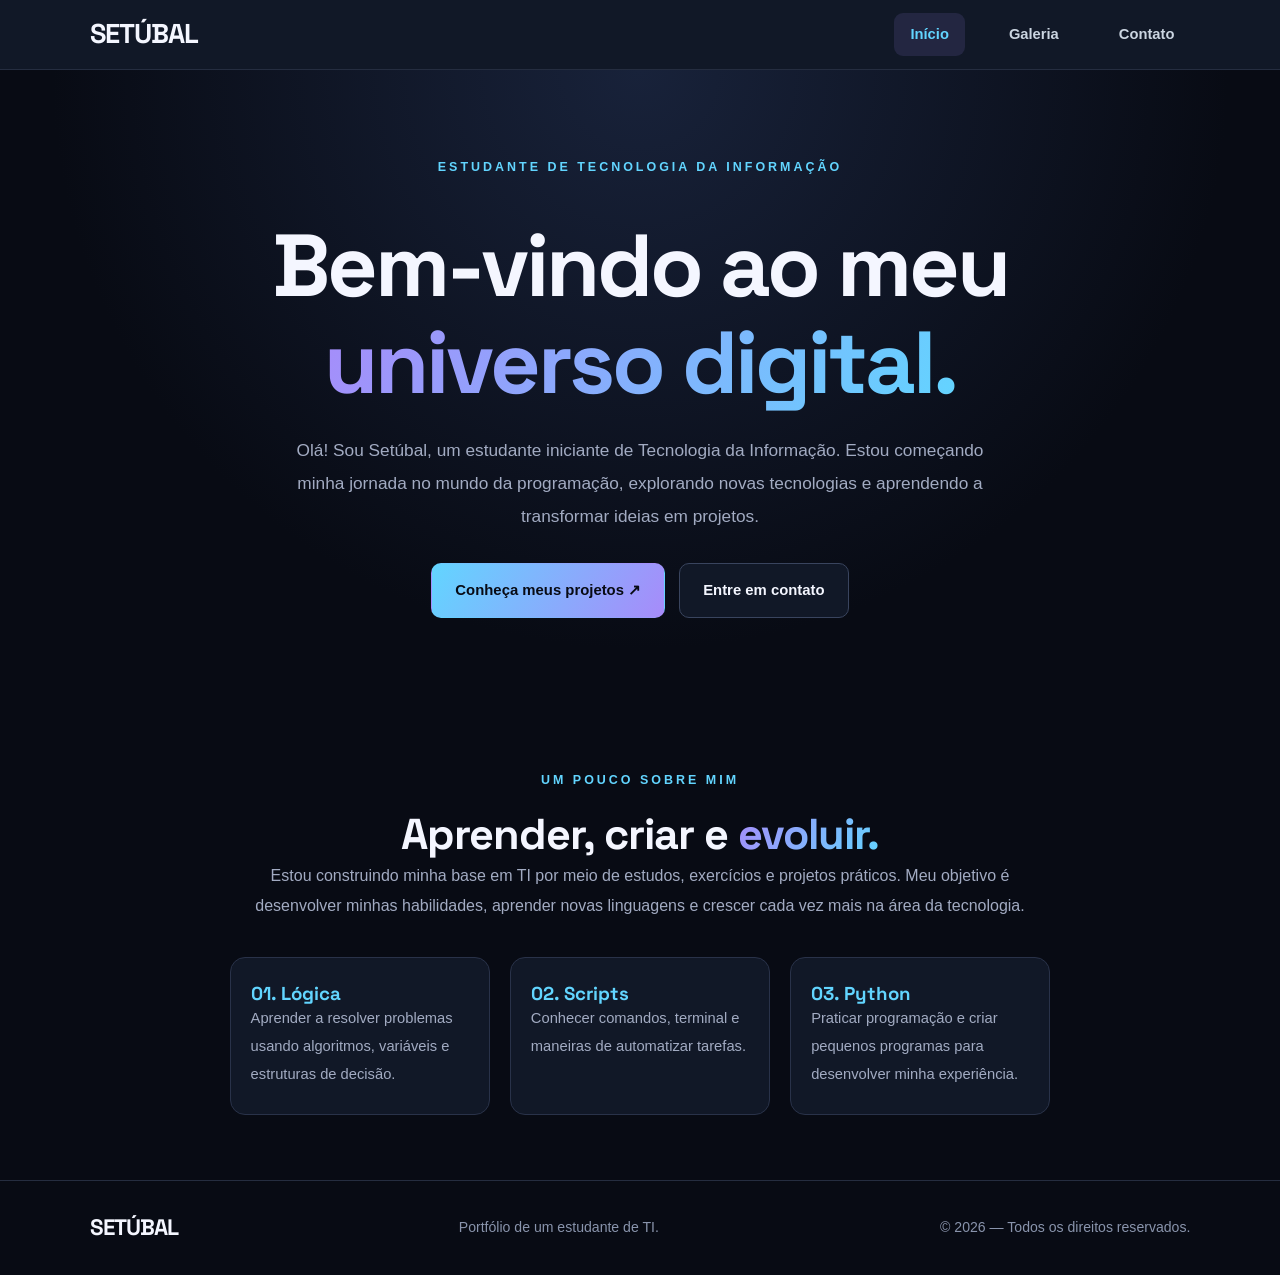
<file: index.html>
<!DOCTYPE html>
<html lang="pt-BR">
<head>
    <meta charset="UTF-8">
    <meta name="viewport" content="width=device-width, initial-scale=1.0">
    <meta name="theme-color" content="#080b14">
    <meta name="description" content="Conheça Setúbal, estudante de Tecnologia da Informação.">
    <title>Setúbal | Início</title>
    <link rel="stylesheet" href="style.css">

    <style>
        body {
            margin: 0;
            background: #080b14;
            color: #f4f6ff;
            font-family: Arial, Helvetica, sans-serif;
        }

        .topo {
            min-height: 70px;
            padding: 0 7%;
            display: flex;
            align-items: center;
            justify-content: space-between;
            gap: 20px;
            background: #111827;
            border-bottom: 1px solid #252d40;
        }

        .logo {
            color: #f4f6ff;
            font-size: 1.7rem;
            font-weight: 800;
            text-decoration: none;
            letter-spacing: -1px;
        }

        .menu {
            display: flex;
            gap: 28px;
            align-items: center;
            list-style: none;
            padding: 0;
            margin: 0;
        }

        .menu a {
            color: #cbd5e1;
            text-decoration: none;
            font-weight: 700;
            transition: color .2s;
        }

        .menu a:hover,
        .menu a.ativo {
            color: #62d5ff;
        }

        .inicio {
            min-height: 70vh;
            display: flex;
            align-items: center;
            justify-content: center;
            padding: 70px 7%;
            text-align: center;
            background: radial-gradient(ellipse at top, #18223a 0%, #080b14 65%);
        }

        .apresentacao {
            max-width: 850px;
        }

        .etiqueta {
            color: #62d5ff;
            font-size: .78rem;
            font-weight: 800;
            letter-spacing: 3px;
        }

        h1 {
            font-size: clamp(2.8rem, 7vw, 5.5rem);
            line-height: 1.1;
            letter-spacing: -3px;
            margin: 22px 0;
        }

        h1 span,
        .destaque {
            background: linear-gradient(120deg, #a78bfa, #62d5ff);
            color: transparent;
            background-clip: text;
            -webkit-background-clip: text;
        }

        .apresentacao p {
            color: #a2abc2;
            font-size: 1.08rem;
            line-height: 1.9;
            max-width: 720px;
            margin: 0 auto 30px;
        }

        .botoes {
            display: flex;
            flex-wrap: wrap;
            justify-content: center;
            gap: 14px;
        }

        .botao {
            display: inline-block;
            padding: 14px 23px;
            border-radius: 10px;
            text-decoration: none;
            font-weight: 800;
            transition: transform .2s, filter .2s;
        }

        .botao:hover {
            transform: translateY(-3px);
            filter: brightness(1.1);
        }

        .botao-principal {
            color: #080b14;
            background: linear-gradient(120deg, #62d5ff, #a78bfa);
        }

        .botao-secundario {
            color: #f4f6ff;
            border: 1px solid #39445e;
            background: #111827;
        }

        .sobre {
            max-width: 1000px;
            margin: auto;
            padding: 65px 7%;
            text-align: center;
        }

        .sobre h2 {
            font-size: clamp(1.8rem, 4vw, 2.7rem);
        }

        .sobre p {
            color: #a2abc2;
            line-height: 1.9;
            max-width: 780px;
            margin: auto;
        }

        .areas {
            display: grid;
            grid-template-columns: repeat(3, minmax(0, 1fr));
            gap: 20px;
            margin-top: 35px;
        }

        .area {
            padding: 25px 20px;
            text-align: left;
            background: #111827;
            border: 1px solid #293249;
            border-radius: 15px;
        }

        .area h3 {
            color: #62d5ff;
        }

        .area p {
            font-size: .92rem;
        }

        .rodape {
            padding: 28px 7%;
            display: flex;
            flex-wrap: wrap;
            justify-content: space-between;
            align-items: center;
            gap: 15px;
            background: #080b14;
            border-top: 1px solid #252d40;
        }

        .rodape p {
            color: #8994ac;
            font-size: .88rem;
        }

        @media (max-width: 650px) {
            .topo {
                padding: 20px 5%;
                flex-direction: column;
            }

            .menu {
                gap: 20px;
                flex-wrap: wrap;
                justify-content: center;
            }

            .areas {
                grid-template-columns: 1fr;
            }

            .inicio {
                padding: 65px 6%;
            }

            h1 {
                letter-spacing: -1.5px;
            }

            .rodape {
                flex-direction: column;
                text-align: center;
            }
        }
    </style>
</head>

<body>
    <header class="topo">
        <a href="index.html" class="logo">SETÚBAL</a>

        <nav aria-label="Menu principal">
            <ul class="menu">
                <li><a href="index.html" class="ativo">Início</a></li>
                <li><a href="galeria.html">Galeria</a></li>
                <li><a href="contato.html">Contato</a></li>
            </ul>
        </nav>
    </header>

    <main>
        <section class="inicio">
            <div class="apresentacao">
                <span class="etiqueta">ESTUDANTE DE TECNOLOGIA DA INFORMAÇÃO</span>

                <h1>
                    Bem-vindo ao meu<br>
                    <span>universo digital.</span>
                </h1>

                <p>
                    Olá! Sou Setúbal, um estudante iniciante de Tecnologia
                    da Informação. Estou começando minha jornada no mundo
                    da programação, explorando novas tecnologias e aprendendo
                    a transformar ideias em projetos.
                </p>

                <div class="botoes">
                    <a href="galeria.html" class="botao botao-principal">
                        Conheça meus projetos ↗
                    </a>

                    <a href="contato.html" class="botao botao-secundario">
                        Entre em contato
                    </a>
                </div>
            </div>
        </section>

        <section class="sobre">
            <span class="etiqueta">UM POUCO SOBRE MIM</span>

            <h2>Aprender, criar e <span class="destaque">evoluir.</span></h2>

            <p>
                Estou construindo minha base em TI por meio de estudos,
                exercícios e projetos práticos. Meu objetivo é desenvolver
                minhas habilidades, aprender novas linguagens e crescer
                cada vez mais na área da tecnologia.
            </p>

            <div class="areas">
                <article class="area">
                    <h3>01. Lógica</h3>
                    <p>
                        Aprender a resolver problemas usando algoritmos,
                        variáveis e estruturas de decisão.
                    </p>
                </article>

                <article class="area">
                    <h3>02. Scripts</h3>
                    <p>
                        Conhecer comandos, terminal e maneiras de
                        automatizar tarefas.
                    </p>
                </article>

                <article class="area">
                    <h3>03. Python</h3>
                    <p>
                        Praticar programação e criar pequenos programas
                        para desenvolver minha experiência.
                    </p>
                </article>
            </div>
        </section>
    </main>

    <footer class="rodape">
        <a href="index.html" class="logo">SETÚBAL</a>
        <p>Portfólio de um estudante de TI.</p>
        <p>© 2026 — Todos os direitos reservados.</p>
    </footer>
</body>
</html>
</file>
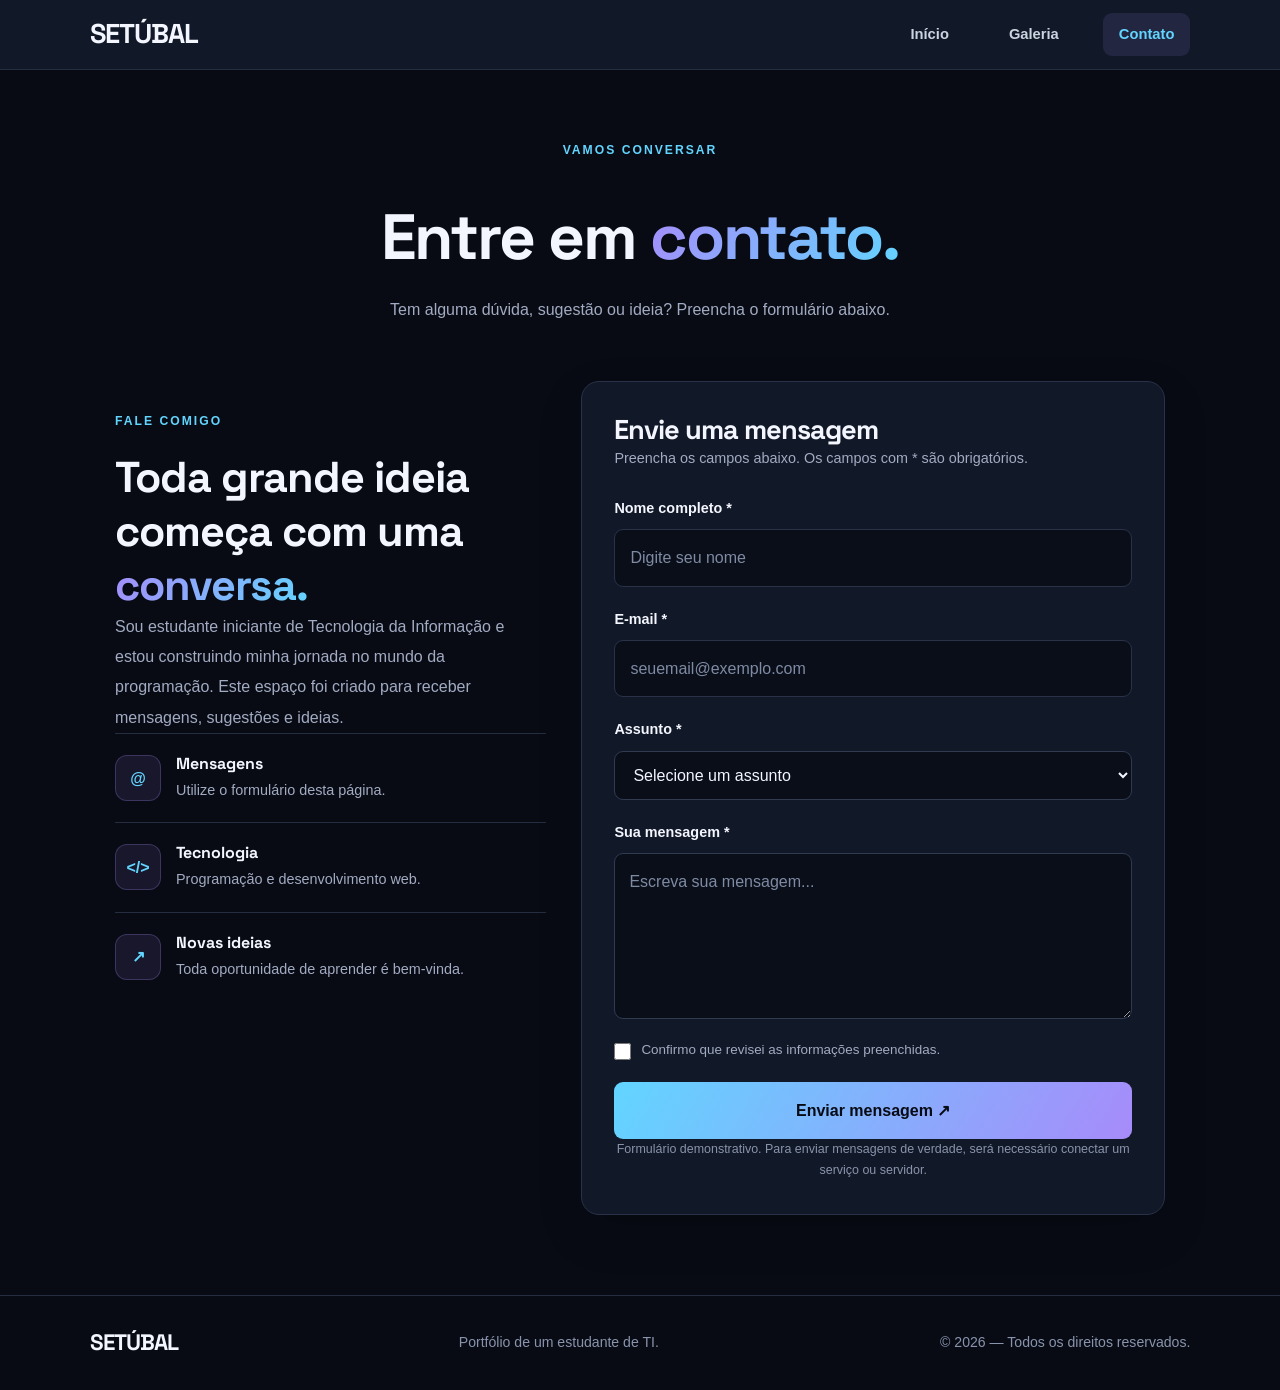
<file: contato.html>
<!DOCTYPE html>
<html lang="pt-BR">
<head>
    <meta charset="UTF-8">
    <meta name="viewport" content="width=device-width, initial-scale=1.0">
    <meta name="theme-color" content="#080b14">
    <meta name="description" content="Entre em contato com Setúbal.">
    <title>Setúbal | Contato</title>
    <link rel="stylesheet" href="style.css">

    <style>
        body {
            margin: 0;
            background: #080b14;
            color: #f4f6ff;
            font-family: Arial, Helvetica, sans-serif;
        }

        .topo {
            min-height: 70px;
            padding: 0 7%;
            display: flex;
            align-items: center;
            justify-content: space-between;
            gap: 20px;
            background: #111827;
            border-bottom: 1px solid #252d40;
        }

        .logo {
            color: #f4f6ff;
            font-size: 1.7rem;
            font-weight: 800;
            text-decoration: none;
            letter-spacing: -1px;
        }

        .menu {
            display: flex;
            gap: 28px;
            align-items: center;
            list-style: none;
            padding: 0;
            margin: 0;
        }

        .menu a {
            color: #cbd5e1;
            text-decoration: none;
            font-weight: 700;
        }

        .menu a:hover,
        .menu a.ativo {
            color: #62d5ff;
        }

        .cabecalho-contato {
            max-width: 800px;
            width: 90%;
            margin: auto;
            padding: 65px 0 35px;
            text-align: center;
        }

        .etiqueta {
            color: #62d5ff;
            font-size: .76rem;
            font-weight: 800;
            letter-spacing: 2px;
        }

        .cabecalho-contato h1 {
            font-size: clamp(2.7rem, 6vw, 4rem);
            letter-spacing: -2px;
            margin: 20px 0;
        }

        .cabecalho-contato h1 span,
        .apresentacao-contato h2 span {
            background: linear-gradient(120deg, #a78bfa, #62d5ff);
            color: transparent;
            background-clip: text;
            -webkit-background-clip: text;
        }

        .cabecalho-contato p,
        .apresentacao-contato > p {
            color: #a2abc2;
            line-height: 1.9;
        }

        .contato-layout {
            width: min(1050px, 88%);
            margin: 0 auto;
            padding: 20px 0 80px;
            display: grid;
            grid-template-columns: .85fr 1.15fr;
            gap: 35px;
            align-items: start;
        }

        .apresentacao-contato {
            padding-top: 25px;
        }

        .apresentacao-contato h2 {
            font-size: clamp(2rem, 4vw, 2.7rem);
            line-height: 1.25;
        }

        .informacao {
            display: flex;
            align-items: center;
            gap: 15px;
            padding: 20px 0;
            border-top: 1px solid #252d40;
        }

        .icone {
            width: 46px;
            height: 46px;
            flex-shrink: 0;
            display: grid;
            place-items: center;
            color: #62d5ff;
            background: rgba(167, 139, 250, .10);
            border: 1px solid rgba(167, 139, 250, .25);
            border-radius: 12px;
            font-weight: 800;
        }

        .informacao h3 {
            margin: 0 0 6px;
            font-size: 1rem;
        }

        .informacao p {
            margin: 0;
            color: #a2abc2;
            font-size: .9rem;
            line-height: 1.6;
        }

        .formulario {
            padding: 32px;
            background: #111827;
            border: 1px solid #293249;
            border-radius: 18px;
            box-shadow: 0 18px 45px rgba(0, 0, 0, .15);
        }

        .formulario h2 {
            font-size: 1.7rem;
            margin-top: 0;
        }

        .descricao-formulario {
            color: #a2abc2;
            font-size: .9rem;
            line-height: 1.7;
            margin-bottom: 25px;
        }

        .campo {
            display: grid;
            gap: 9px;
            margin-bottom: 20px;
        }

        .campo label {
            font-size: .9rem;
            font-weight: 700;
        }

        .campo input,
        .campo select,
        .campo textarea {
            box-sizing: border-box;
            width: 100%;
            padding: 14px;
            color: #f4f6ff;
            background: #090e19;
            border: 1px solid #303b52;
            border-radius: 9px;
            font: inherit;
            outline: none;
            transition: border-color .2s, box-shadow .2s;
        }

        .campo input::placeholder,
        .campo textarea::placeholder {
            color: #7f8ba3;
        }

        .campo input:focus,
        .campo select:focus,
        .campo textarea:focus {
            border-color: #a78bfa;
            box-shadow: 0 0 0 3px rgba(167, 139, 250, .12);
        }

        .campo select {
            cursor: pointer;
        }

        .campo select option {
            background: #111827;
        }

        .campo textarea {
            min-height: 130px;
            resize: vertical;
        }

        .campo-checkbox {
            display: flex;
            align-items: flex-start;
            gap: 10px;
        }

        .campo-checkbox input {
            width: 17px;
            height: 17px;
            margin-top: 4px;
            accent-color: #a78bfa;
        }

        .campo-checkbox label {
            color: #a2abc2;
            font-size: .84rem;
            font-weight: 400;
            line-height: 1.7;
        }

        .botao-enviar {
            width: 100%;
            padding: 15px;
            color: #080b14;
            background: linear-gradient(120deg, #62d5ff, #a78bfa);
            border: none;
            border-radius: 9px;
            font-size: 1rem;
            font-weight: 800;
            cursor: pointer;
            transition: filter .2s, transform .2s;
        }

        .botao-enviar:hover {
            filter: brightness(1.1);
            transform: translateY(-2px);
        }

        .aviso {
            color: #8994ac;
            font-size: .78rem;
            line-height: 1.7;
            text-align: center;
            margin-bottom: 0;
        }

        .rodape {
            padding: 28px 7%;
            display: flex;
            flex-wrap: wrap;
            justify-content: space-between;
            align-items: center;
            gap: 15px;
            background: #080b14;
            border-top: 1px solid #252d40;
        }

        .rodape p {
            color: #8994ac;
            font-size: .88rem;
        }

        @media (max-width: 800px) {
            .contato-layout {
                grid-template-columns: 1fr;
            }
        }

        @media (max-width: 650px) {
            .topo {
                padding: 20px 5%;
                flex-direction: column;
            }

            .menu {
                gap: 20px;
                flex-wrap: wrap;
                justify-content: center;
            }

            .formulario {
                padding: 24px 18px;
            }

            .rodape {
                flex-direction: column;
                text-align: center;
            }
        }

        @media (prefers-reduced-motion: reduce) {
            *, *::before, *::after {
                animation: none !important;
                transition: none !important;
            }
        }
    </style>
</head>

<body>
    <header class="topo">
        <a href="index.html" class="logo">SETÚBAL</a>

        <nav aria-label="Menu principal">
            <ul class="menu">
                <li><a href="index.html">Início</a></li>
                <li><a href="galeria.html">Galeria</a></li>
                <li><a href="contato.html" class="ativo">Contato</a></li>
            </ul>
        </nav>
    </header>

    <main>
        <section class="cabecalho-contato">
            <span class="etiqueta">VAMOS CONVERSAR</span>

            <h1>Entre em <span>contato.</span></h1>

            <p>
                Tem alguma dúvida, sugestão ou ideia?
                Preencha o formulário abaixo.
            </p>
        </section>

        <section class="contato-layout">
            <div class="apresentacao-contato">
                <span class="etiqueta">FALE COMIGO</span>

                <h2>
                    Toda grande ideia começa com uma
                    <span>conversa.</span>
                </h2>

                <p>
                    Sou estudante iniciante de Tecnologia da Informação
                    e estou construindo minha jornada no mundo da
                    programação. Este espaço foi criado para receber
                    mensagens, sugestões e ideias.
                </p>

                <div class="informacao">
                    <div class="icone">@</div>
                    <div>
                        <h3>Mensagens</h3>
                        <p>Utilize o formulário desta página.</p>
                    </div>
                </div>

                <div class="informacao">
                    <div class="icone">&lt;/&gt;</div>
                    <div>
                        <h3>Tecnologia</h3>
                        <p>Programação e desenvolvimento web.</p>
                    </div>
                </div>

                <div class="informacao">
                    <div class="icone">↗</div>
                    <div>
                        <h3>Novas ideias</h3>
                        <p>Toda oportunidade de aprender é bem-vinda.</p>
                    </div>
                </div>
            </div>

            <form class="formulario" action="#" method="get">
                <h2>Envie uma mensagem</h2>

                <p class="descricao-formulario">
                    Preencha os campos abaixo. Os campos com * são obrigatórios.
                </p>

                <div class="campo">
                    <label for="nome">Nome completo *</label>
                    <input
                        type="text"
                        id="nome"
                        name="nome"
                        placeholder="Digite seu nome"
                        autocomplete="name"
                        minlength="2"
                        required>
                </div>

                <div class="campo">
                    <label for="email">E-mail *</label>
                    <input
                        type="email"
                        id="email"
                        name="email"
                        placeholder="seuemail@exemplo.com"
                        autocomplete="email"
                        required>
                </div>

                <div class="campo">
                    <label for="assunto">Assunto *</label>
                    <select id="assunto" name="assunto" required>
                        <option value="" disabled selected>
                            Selecione um assunto
                        </option>
                        <option value="duvida">Dúvida</option>
                        <option value="sugestao">Sugestão</option>
                        <option value="projeto">Projeto</option>
                        <option value="elogio">Elogio</option>
                        <option value="outro">Outro</option>
                    </select>
                </div>

                <div class="campo">
                    <label for="mensagem">Sua mensagem *</label>
                    <textarea
                        id="mensagem"
                        name="mensagem"
                        rows="5"
                        minlength="10"
                        placeholder="Escreva sua mensagem..."
                        required></textarea>
                </div>

                <div class="campo-checkbox campo">
                    <input
                        type="checkbox"
                        id="confirmacao"
                        name="confirmacao"
                        required>

                    <label for="confirmacao">
                        Confirmo que revisei as informações preenchidas.
                    </label>
                </div>

                <button type="submit" class="botao-enviar">
                    Enviar mensagem ↗
                </button>

                <p class="aviso">
                    Formulário demonstrativo. Para enviar mensagens de verdade,
                    será necessário conectar um serviço ou servidor.
                </p>
            </form>
        </section>
    </main>

    <footer class="rodape">
        <a href="index.html" class="logo">SETÚBAL</a>
        <p>Portfólio de um estudante de TI.</p>
        <p>© 2026 — Todos os direitos reservados.</p>
    </footer>
</body>
</html>
</file>
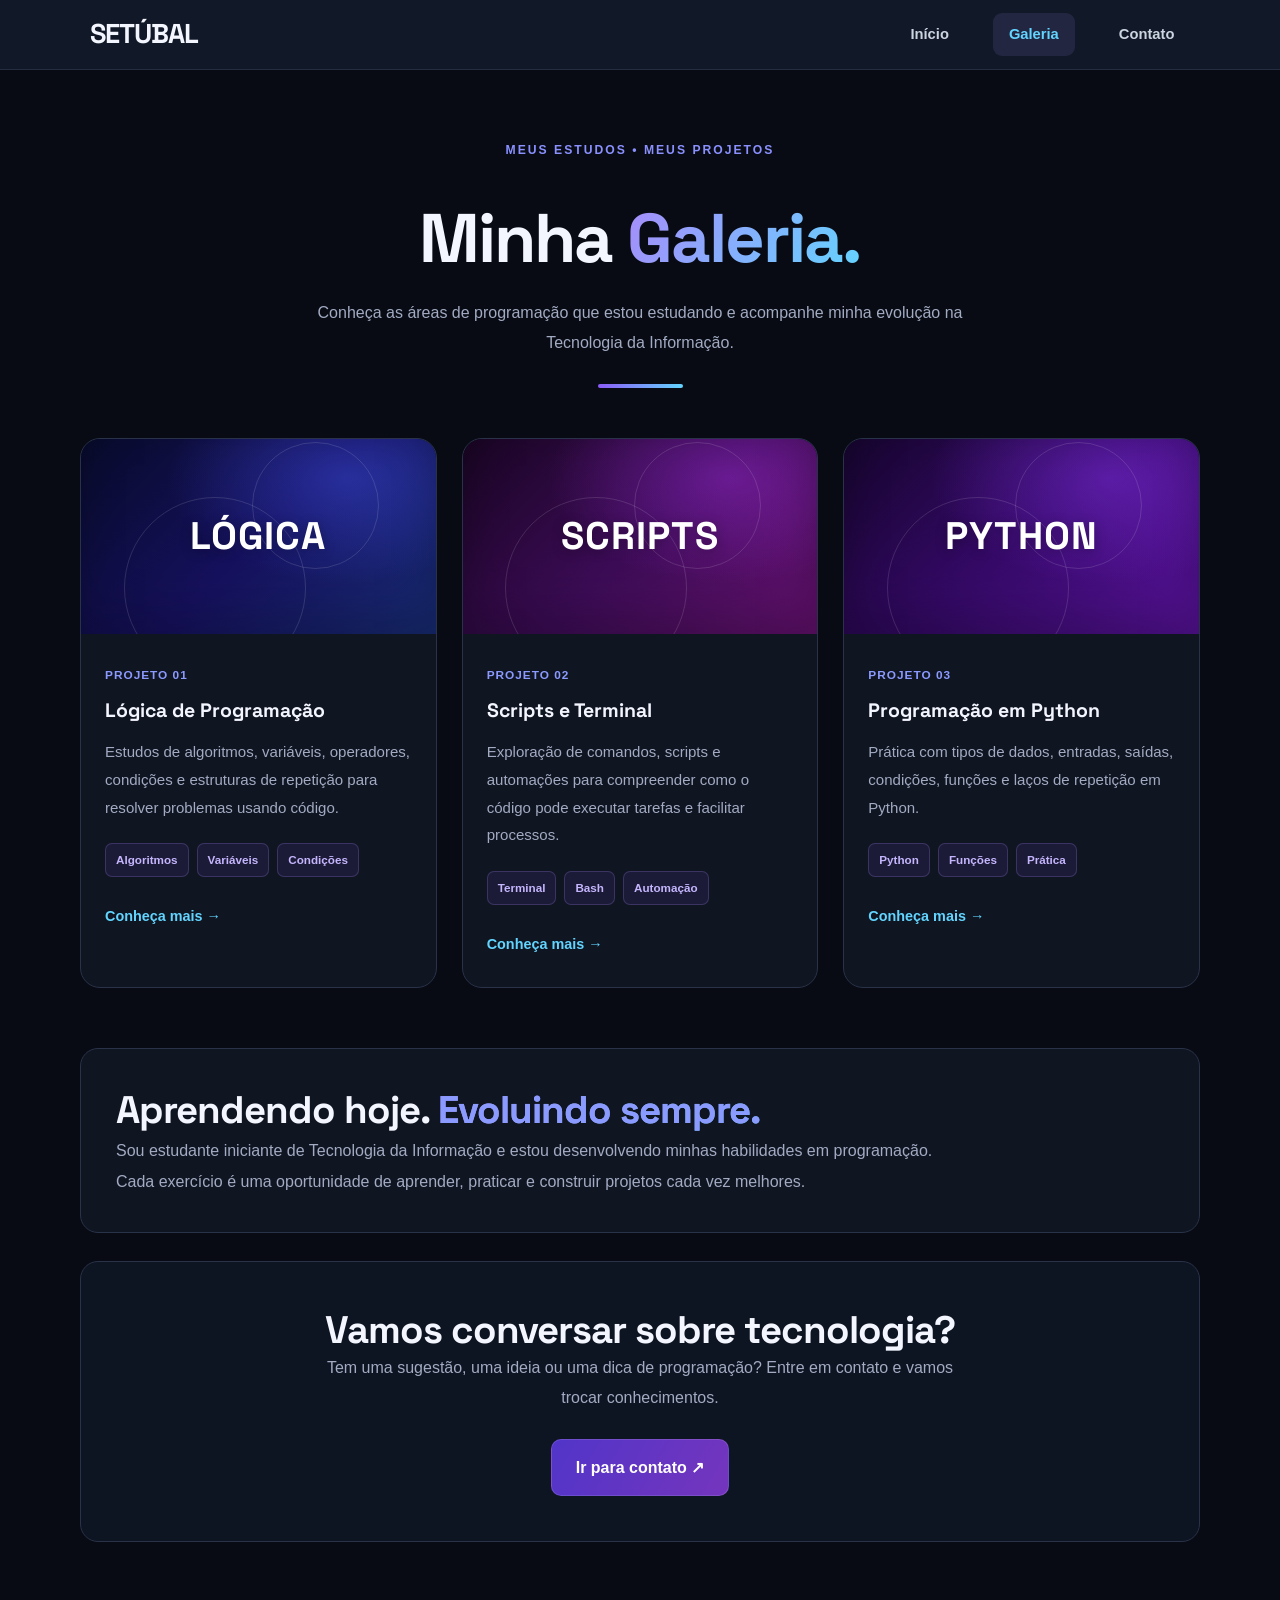
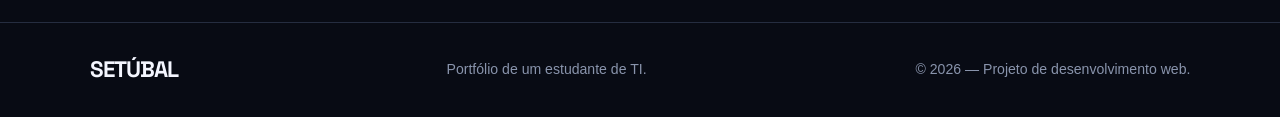
<file: galeria.html>
<!DOCTYPE html>
<html lang="pt-BR">

<head>
    <meta charset="UTF-8">
    <meta name="viewport" content="width=device-width, initial-scale=1.0">
    <meta name="theme-color" content="#080b14">
    <meta name="description" content="Galeria de projetos e estudos de Setúbal em programação.">

    <title>Setúbal | Galeria</title>

    <link rel="stylesheet" href="style.css">

    <style>
        /* ========================================
           CONFIGURAÇÕES GERAIS
        ======================================== */

        * {
            box-sizing: border-box;
        }

        body {
            margin: 0;
            background: #080b14;
            color: #f4f6ff;
            font-family: Arial, Helvetica, sans-serif;
        }

        a {
            -webkit-tap-highlight-color: transparent;
        }

        /* ========================================
           CABEÇALHO E MENU
        ======================================== */

        .topo {
            min-height: 70px;
            padding: 0 7%;
            display: flex;
            align-items: center;
            justify-content: space-between;
            gap: 20px;
            background: #111827;
            border-bottom: 1px solid #252d40;
        }

        .logo {
            color: #f4f6ff;
            font-size: 1.7rem;
            font-weight: 800;
            text-decoration: none;
            letter-spacing: -1px;
        }

        /* Sem o ponto azul depois do nome */

        .menu {
            display: flex;
            align-items: center;
            gap: 28px;
            padding: 0;
            margin: 0;
            list-style: none;
        }

        .menu a {
            color: #cbd5e1;
            text-decoration: none;
            font-weight: 700;
            transition: color 0.25s ease;
        }

        .menu a:hover,
        .menu a.ativo {
            color: #62d5ff;
        }

        /* ========================================
           CONTEÚDO PRINCIPAL
        ======================================== */

        .galeria-pagina {
            width: min(1120px, 90%);
            margin: 0 auto;
            padding: 65px 0 80px;
        }

        .galeria-cabecalho {
            max-width: 800px;
            margin: 0 auto 50px;
            text-align: center;
            animation: entrada 0.7s ease both;
        }

        .etiqueta {
            display: inline-block;
            color: #8a91ff;
            font-size: 0.76rem;
            font-weight: 800;
            letter-spacing: 2px;
        }

        .galeria-cabecalho h1 {
            margin: 20px 0;
            font-size: clamp(2.8rem, 6vw, 4.3rem);
            letter-spacing: -2px;
            line-height: 1.15;
        }

        .galeria-cabecalho h1 span {
            background: linear-gradient(
                120deg,
                #a78bfa,
                #62d5ff
            );

            color: transparent;
            background-clip: text;
            -webkit-background-clip: text;
        }

        .galeria-cabecalho p {
            max-width: 700px;
            margin: 0 auto;
            color: #a2abc2;
            font-size: 1rem;
            line-height: 1.9;
        }

        .linha-decorativa {
            width: 85px;
            height: 4px;
            margin: 25px auto 0;
            border-radius: 20px;
            background: linear-gradient(
                90deg,
                #8b5cf6,
                #62d5ff
            );
        }

        /* ========================================
           GRADE DE PROJETOS
        ======================================== */

        .grade-projetos {
            display: grid;
            grid-template-columns: repeat(3, minmax(0, 1fr));
            gap: 25px;
            align-items: stretch;
        }

        .projeto {
            min-width: 0;
            overflow: hidden;
            background: #101522;
            border: 1px solid #293249;
            border-radius: 20px;

            transition:
                transform 0.3s ease,
                border-color 0.3s ease,
                box-shadow 0.3s ease;
        }

        .projeto:hover {
            transform: translateY(-7px);
            border-color: #4b5275;
            box-shadow: 0 18px 40px rgba(0, 0, 0, 0.30);
        }

        /* ========================================
           ÁREA COLORIDA DOS CARTÕES
        ======================================== */

        .projeto-topo {
            position: relative;
            isolation: isolate;
            height: 195px;
            display: flex;
            justify-content: center;
            align-items: center;
            overflow: hidden;

            transition:
                filter 0.35s ease,
                background 0.35s ease;
        }

        /* LÓGICA — AZUL SOMBREADO */

        .projeto-topo.logica {
            background:
                radial-gradient(
                    ellipse at 75% 20%,
                    rgba(69, 91, 255, 0.38),
                    transparent 48%
                ),
                linear-gradient(
                    135deg,
                    #080b2b 0%,
                    #15105c 50%,
                    #172b72 100%
                ) !important;

            box-shadow: inset 0 -20px 45px rgba(0, 0, 0, 0.22);
        }

        /* SCRIPTS — ROXO SOMBREADO */

        .projeto-topo.scripts {
            background:
                radial-gradient(
                    ellipse at 75% 20%,
                    rgba(184, 55, 255, 0.34),
                    transparent 48%
                ),
                linear-gradient(
                    135deg,
                    #190523 0%,
                    #3b0b55 50%,
                    #65116f 100%
                ) !important;

            box-shadow: inset 0 -20px 45px rgba(0, 0, 0, 0.25);
        }

        /* PYTHON — VIOLETA SOMBREADO */

        .projeto-topo.python {
            background:
                radial-gradient(
                    ellipse at 75% 20%,
                    rgba(145, 57, 255, 0.38),
                    transparent 48%
                ),
                linear-gradient(
                    135deg,
                    #16052e 0%,
                    #350968 50%,
                    #58129a 100%
                ) !important;

            box-shadow: inset 0 -20px 45px rgba(0, 0, 0, 0.25);
        }

        /* ========================================
           CÍRCULOS DECORATIVOS
        ======================================== */

        .projeto-topo::before,
        .projeto-topo::after {
            content: "";
            position: absolute;
            z-index: -1;
            border: 1px solid rgba(255, 255, 255, 0.13);
            border-radius: 50%;
            pointer-events: none;
        }

        .projeto-topo::before {
            width: 180px;
            height: 180px;
            left: 12%;
            top: 30%;
        }

        .projeto-topo::after {
            width: 125px;
            height: 125px;
            right: 16%;
            top: 2%;
        }

        /* ========================================
           TÍTULOS DOS CARTÕES
        ======================================== */

        .projeto-topo h2 {
            position: relative;
            z-index: 1;
            margin: 0;
            color: #ffffff !important;
            font-size: clamp(1.7rem, 3vw, 2.4rem);
            font-weight: 800;
            letter-spacing: 1px;
            text-align: center;
            text-shadow: 0 2px 12px rgba(0, 0, 0, 0.3);
        }

        /* BRILHO NO HOVER */

        .projeto:hover .projeto-topo {
            filter: brightness(1.2);
        }

        /* ========================================
           TEXTO DOS PROJETOS
        ======================================== */

        .projeto-conteudo {
            padding: 26px 24px 30px;
        }

        .projeto-numero {
            display: inline-block;
            margin-bottom: 12px;
            color: #8b9aff;
            font-size: 0.74rem;
            font-weight: 800;
            letter-spacing: 1px;
        }

        .projeto-conteudo h3 {
            margin: 0 0 13px;
            color: #f4f6ff;
            font-size: 1.22rem;
            line-height: 1.45;
        }

        .projeto-conteudo p {
            margin: 0 0 22px;
            color: #a2abc2;
            font-size: 0.94rem;
            line-height: 1.85;
        }

        /* ========================================
           ETIQUETAS DE TECNOLOGIAS
        ======================================== */

        .lista-tecnologias {
            display: flex;
            flex-wrap: wrap;
            gap: 8px;
            margin-bottom: 25px;
        }

        .tecnologia {
            padding: 6px 10px;
            color: #c4b5fd;
            background: rgba(139, 92, 246, 0.10);
            border: 1px solid rgba(167, 139, 250, 0.22);
            border-radius: 7px;
            font-size: 0.73rem;
            font-weight: 600;
        }

        /* ========================================
           LINKS DOS PROJETOS
        ======================================== */

        .projeto-link {
            display: inline-block;
            color: #62d5ff;
            font-size: 0.9rem;
            font-weight: 700;
            text-decoration: none;
            transition:
                color 0.2s ease,
                transform 0.2s ease;
        }

        .projeto-link:hover {
            color: #c4b5fd;
            transform: translateX(3px);
        }

        /* ========================================
           SEÇÃO SOBRE OS PROJETOS
        ======================================== */

        .sobre-projetos {
            margin-top: 60px;
            padding: 35px;
            background: #101522;
            border: 1px solid #293249;
            border-radius: 18px;
        }

        .sobre-projetos h2 {
            margin-top: 0;
            font-size: clamp(1.7rem, 4vw, 2.4rem);
            line-height: 1.35;
        }

        .sobre-projetos h2 span {
            color: #8b9aff;
        }

        .sobre-projetos p {
            max-width: 850px;
            margin-bottom: 0;
            color: #a2abc2;
            line-height: 1.9;
        }

        /* ========================================
           CHAMADA PARA CONTATO
        ======================================== */

        .mensagem-final {
            margin-top: 28px;
            padding: 45px 25px;
            text-align: center;
            background: #0d1422;
            border: 1px solid #293249;
            border-radius: 18px;
        }

        .mensagem-final h2 {
            margin-top: 0;
            font-size: clamp(1.6rem, 4vw, 2.4rem);
        }

        .mensagem-final p {
            max-width: 650px;
            margin: 0 auto 25px;
            color: #a2abc2;
            line-height: 1.9;
        }

        .botao-contato {
            display: inline-block;
            padding: 14px 24px;
            color: #ffffff;
            background: linear-gradient(
                120deg,
                #5135c9,
                #7535bd
            );
            border: 1px solid rgba(255, 255, 255, 0.12);
            border-radius: 10px;
            font-weight: 800;
            text-decoration: none;

            transition:
                transform 0.2s ease,
                filter 0.2s ease;
        }

        .botao-contato:hover {
            transform: translateY(-3px);
            filter: brightness(1.2);
        }

        /* ========================================
           RODAPÉ
        ======================================== */

        .rodape {
            padding: 28px 7%;
            display: flex;
            flex-wrap: wrap;
            justify-content: space-between;
            align-items: center;
            gap: 15px;
            background: #080b14;
            border-top: 1px solid #252d40;
        }

        .rodape p {
            margin: 0;
            color: #8994ac;
            font-size: 0.88rem;
        }

        /* ========================================
           ANIMAÇÕES
        ======================================== */

        @keyframes entrada {
            from {
                opacity: 0;
                transform: translateY(18px);
            }

            to {
                opacity: 1;
                transform: translateY(0);
            }
        }

        /* ========================================
           TABLETS
        ======================================== */

        @media (max-width: 900px) {
            .grade-projetos {
                grid-template-columns: repeat(2, minmax(0, 1fr));
            }

            .projeto:last-child {
                grid-column: 1 / -1;
            }
        }

        /* ========================================
           CELULARES
        ======================================== */

        @media (max-width: 650px) {
            .topo {
                padding: 20px 5%;
                flex-direction: column;
            }

            .menu {
                flex-wrap: wrap;
                justify-content: center;
                gap: 20px;
            }

            .galeria-pagina {
                width: 90%;
                padding-top: 45px;
            }

            .galeria-cabecalho {
                margin-bottom: 35px;
            }

            .grade-projetos {
                grid-template-columns: 1fr;
                gap: 22px;
            }

            .projeto:last-child {
                grid-column: auto;
            }

            .projeto-topo {
                height: 180px;
            }

            .projeto-conteudo {
                padding: 24px 21px 28px;
            }

            .sobre-projetos {
                margin-top: 40px;
                padding: 25px 20px;
            }

            .mensagem-final {
                padding: 35px 20px;
            }

            .rodape {
                flex-direction: column;
                text-align: center;
            }
        }

        /* ACESSIBILIDADE */

        @media (prefers-reduced-motion: reduce) {
            *,
            *::before,
            *::after {
                animation: none !important;
                transition: none !important;
            }
        }
    </style>
</head>

<body>

    <!-- CABEÇALHO -->

    <header class="topo">
        <a href="index.html" class="logo">SETÚBAL</a>

        <nav aria-label="Menu principal">
            <ul class="menu">
                <li>
                    <a href="index.html">Início</a>
                </li>

                <li>
                    <a href="galeria.html" class="ativo">Galeria</a>
                </li>

                <li>
                    <a href="contato.html">Contato</a>
                </li>
            </ul>
        </nav>
    </header>

    <!-- CONTEÚDO PRINCIPAL -->

    <main class="galeria-pagina">

        <!-- APRESENTAÇÃO -->

        <section class="galeria-cabecalho">
            <span class="etiqueta">
                MEUS ESTUDOS • MEUS PROJETOS
            </span>

            <h1>
                Minha <span>Galeria.</span>
            </h1>

            <p>
                Conheça as áreas de programação que estou estudando
                e acompanhe minha evolução na Tecnologia da Informação.
            </p>

            <div class="linha-decorativa"></div>
        </section>

        <!-- CARTÕES DE PROJETOS -->

        <section
            class="grade-projetos"
            aria-label="Projetos de programação">

            <!-- PROJETO 01: LÓGICA -->

            <article class="projeto">
                <div class="projeto-topo logica">
                    <h2>LÓGICA</h2>
                </div>

                <div class="projeto-conteudo">
                    <span class="projeto-numero">PROJETO 01</span>

                    <h3>Lógica de Programação</h3>

                    <p>
                        Estudos de algoritmos, variáveis, operadores,
                        condições e estruturas de repetição para resolver
                        problemas usando código.
                    </p>

                    <div class="lista-tecnologias">
                        <span class="tecnologia">Algoritmos</span>
                        <span class="tecnologia">Variáveis</span>
                        <span class="tecnologia">Condições</span>
                    </div>

                    <a href="contato.html" class="projeto-link">
                        Conheça mais →
                    </a>
                </div>
            </article>

            <!-- PROJETO 02: SCRIPTS -->

            <article class="projeto">
                <div class="projeto-topo scripts">
                    <h2>SCRIPTS</h2>
                </div>

                <div class="projeto-conteudo">
                    <span class="projeto-numero">PROJETO 02</span>

                    <h3>Scripts e Terminal</h3>

                    <p>
                        Exploração de comandos, scripts e automações
                        para compreender como o código pode executar
                        tarefas e facilitar processos.
                    </p>

                    <div class="lista-tecnologias">
                        <span class="tecnologia">Terminal</span>
                        <span class="tecnologia">Bash</span>
                        <span class="tecnologia">Automação</span>
                    </div>

                    <a href="contato.html" class="projeto-link">
                        Conheça mais →
                    </a>
                </div>
            </article>

            <!-- PROJETO 03: PYTHON -->

            <article class="projeto">
                <div class="projeto-topo python">
                    <h2>PYTHON</h2>
                </div>

                <div class="projeto-conteudo">
                    <span class="projeto-numero">PROJETO 03</span>

                    <h3>Programação em Python</h3>

                    <p>
                        Prática com tipos de dados, entradas, saídas,
                        condições, funções e laços de repetição em Python.
                    </p>

                    <div class="lista-tecnologias">
                        <span class="tecnologia">Python</span>
                        <span class="tecnologia">Funções</span>
                        <span class="tecnologia">Prática</span>
                    </div>

                    <a href="contato.html" class="projeto-link">
                        Conheça mais →
                    </a>
                </div>
            </article>

        </section>

        <!-- MINHA JORNADA -->

        <section class="sobre-projetos">
            <h2>
                Aprendendo hoje.
                <span>Evoluindo sempre.</span>
            </h2>

            <p>
                Sou estudante iniciante de Tecnologia da Informação
                e estou desenvolvendo minhas habilidades em programação.
                Cada exercício é uma oportunidade de aprender, praticar
                e construir projetos cada vez melhores.
            </p>
        </section>

        <!-- CHAMADA PARA CONTATO -->

        <section class="mensagem-final">
            <h2>Vamos conversar sobre tecnologia?</h2>

            <p>
                Tem uma sugestão, uma ideia ou uma dica de programação?
                Entre em contato e vamos trocar conhecimentos.
            </p>

            <a href="contato.html" class="botao-contato">
                Ir para contato ↗
            </a>
        </section>

    </main>

    <!-- RODAPÉ -->

    <footer class="rodape">
        <a href="index.html" class="logo">SETÚBAL</a>

        <p>Portfólio de um estudante de TI.</p>

        <p>© 2026 — Projeto de desenvolvimento web.</p>
    </footer>

</body>
</html>
</file>
<file: style.css>
/* =========================================
   VISION - ESTILO GLOBAL
   ========================================= */

@import url('https://fonts.googleapis.com/css2?family=DM+Sans:wght@400;500;600;700&family=Space+Grotesk:wght@400;500;600;700&display=swap');

:root {
    --fundo: #080b14;
    --fundo-card: #101625;
    --fundo-claro: #151d30;
    --texto: #f4f6ff;
    --texto-suave: #a2abc2;
    --roxo: #a78bfa;
    --azul: #62d5ff;
    --borda: rgba(255, 255, 255, 0.09);
    --gradiente: linear-gradient(120deg, #a78bfa, #62d5ff);
}

* {
    margin: 0;
    padding: 0;
    box-sizing: border-box;
}

html {
    scroll-behavior: smooth;
    scroll-padding-top: 90px;
}

body {
    font-family: 'DM Sans', sans-serif;
    background:
        radial-gradient(ellipse at 10% 0%, rgba(93, 63, 180, 0.12), transparent 40%),
        var(--fundo);
    color: var(--texto);
    line-height: 1.7;
    min-height: 100vh;
}

a {
    color: inherit;
    text-decoration: none;
}

img {
    display: block;
    max-width: 100%;
}

button,
input,
textarea,
select {
    font: inherit;
}

button,
a,
input,
textarea,
select {
    -webkit-tap-highlight-color: transparent;
}

a:focus-visible,
button:focus-visible,
input:focus-visible,
textarea:focus-visible,
select:focus-visible {
    outline: 2px solid var(--azul);
    outline-offset: 4px;
}

/* =========================================
   CABEÇALHO E MENU
   ========================================= */

.topo {
    width: 100%;
    min-height: 78px;
    padding: 18px 8%;
    display: flex;
    align-items: center;
    justify-content: space-between;
    gap: 24px;
    border-bottom: 1px solid var(--borda);
    background: rgba(8, 11, 20, 0.88);
    position: sticky;
    top: 0;
    z-index: 100;
    backdrop-filter: blur(18px);
}

.logo {
    font-family: 'Space Grotesk', sans-serif;
    font-size: 1.7rem;
    font-weight: 700;
    letter-spacing: -1px;
}

.logo span,
h1 span,
h2 span {
    background: var(--gradiente);
    color: transparent;
    background-clip: text;
    -webkit-background-clip: text;
}

.menu {
    display: flex;
    align-items: center;
    gap: 12px;
    list-style: none;
}

.menu a {
    display: block;
    padding: 9px 16px;
    border-radius: 9px;
    color: var(--texto-suave);
    font-size: 0.92rem;
    transition: 0.25s ease;
}

.menu a:hover,
.menu a.ativo {
    background: rgba(167, 139, 250, 0.12);
    color: var(--roxo);
}

/* =========================================
   ELEMENTOS GERAIS
   ========================================= */

.secao {
    width: min(1120px, 84%);
    margin: 0 auto;
    padding: 95px 0;
}

.etiqueta {
    display: inline-block;
    color: var(--azul);
    font-size: 0.74rem;
    font-weight: 700;
    letter-spacing: 2.2px;
    margin-bottom: 18px;
}

h1,
h2,
h3 {
    font-family: 'Space Grotesk', sans-serif;
    line-height: 1.2;
}

h1 {
    font-size: clamp(2.7rem, 6vw, 5rem);
    letter-spacing: -2.5px;
}

h2 {
    font-size: clamp(2rem, 4vw, 3rem);
    letter-spacing: -1px;
}

p {
    color: var(--texto-suave);
}

.botao {
    display: inline-flex;
    justify-content: center;
    align-items: center;
    gap: 10px;
    padding: 14px 23px;
    border: 1px solid transparent;
    border-radius: 10px;
    background: var(--gradiente);
    color: #080b14;
    font-weight: 700;
    font-size: 0.93rem;
    cursor: pointer;
    transition: transform 0.25s ease, box-shadow 0.25s ease;
}

.botao:hover {
    transform: translateY(-3px);
    box-shadow: 0 10px 35px rgba(130, 112, 255, 0.25);
}

.botao-secundario {
    background: transparent;
    border-color: var(--borda);
    color: var(--texto);
}

.botao-secundario:hover {
    background: var(--fundo-claro);
}

.botoes {
    display: flex;
    flex-wrap: wrap;
    gap: 14px;
    margin-top: 30px;
}

/* =========================================
   PÁGINA INICIAL
   ========================================= */

.hero {
    width: min(1120px, 84%);
    margin: 0 auto;
    min-height: 590px;
    padding: 75px 0;
    display: grid;
    grid-template-columns: 1.1fr 0.9fr;
    align-items: center;
    gap: 60px;
}

.hero-conteudo {
    animation: aparecer 0.8s ease both;
}

.hero-conteudo > p {
    max-width: 510px;
    margin-top: 23px;
    font-size: 1.05rem;
}

.hero-imagem {
    position: relative;
    min-height: 400px;
    border-radius: 24px;
    overflow: hidden;
    border: 1px solid var(--borda);
    box-shadow: 0 25px 90px rgba(65, 66, 180, 0.16);
    animation: subir 0.9s ease both;
}

.hero-imagem::after {
    content: "";
    position: absolute;
    inset: 0;
    background: linear-gradient(transparent 35%, rgba(8, 11, 20, 0.95));
    pointer-events: none;
}

.hero-imagem img {
    width: 100%;
    height: 460px;
    object-fit: cover;
    transition: transform 0.7s ease;
}

.hero-imagem:hover img {
    transform: scale(1.06);
}

.imagem-legenda {
    position: absolute;
    bottom: 25px;
    left: 25px;
    right: 25px;
    z-index: 1;
    display: grid;
    gap: 8px;
}

.imagem-legenda span,
.foto figcaption span {
    color: var(--azul);
    font-size: 0.72rem;
    font-weight: 700;
    letter-spacing: 1.8px;
}

.imagem-legenda strong {
    font-family: 'Space Grotesk', sans-serif;
    font-size: 1.35rem;
}

/* =========================================
   CARTÕES E SEÇÃO SOBRE
   ========================================= */

.titulo-secao {
    max-width: 620px;
    margin-bottom: 40px;
}

.titulo-secao > p {
    margin-top: 15px;
}

.cards {
    display: grid;
    grid-template-columns: repeat(3, minmax(0, 1fr));
    gap: 22px;
}

.card {
    padding: 30px;
    min-height: 245px;
    background: linear-gradient(145deg, #11192a, #0d1220);
    border: 1px solid var(--borda);
    border-radius: 17px;
    transition: transform 0.3s ease, border-color 0.3s ease;
}

.card:hover {
    transform: translateY(-7px);
    border-color: rgba(167, 139, 250, 0.5);
}

.numero {
    color: var(--azul);
    font-family: 'Space Grotesk', sans-serif;
    font-size: 0.85rem;
}

.card h3 {
    margin: 20px 0 12px;
    font-size: 1.35rem;
}

.card p {
    margin-bottom: 22px;
    font-size: 0.94rem;
}

.card a {
    color: var(--roxo);
    font-size: 0.9rem;
    font-weight: 600;
}

.card a:hover {
    color: var(--azul);
}

/* =========================================
   CHAMADA FINAL
   ========================================= */

.chamada {
    width: min(1120px, 84%);
    margin: 0 auto 75px;
    padding: 42px;
    display: flex;
    align-items: center;
    justify-content: space-between;
    gap: 25px;
    border: 1px solid rgba(167, 139, 250, 0.2);
    border-radius: 20px;
    background:
        radial-gradient(ellipse at 0% 50%, rgba(115, 77, 200, 0.18), transparent 60%),
        var(--fundo-card);
}

.chamada .etiqueta {
    margin-bottom: 12px;
}

.chamada h2 {
    font-size: clamp(1.7rem, 3vw, 2.4rem);
}

.chamada p {
    margin-top: 12px;
}

/* =========================================
   CABEÇALHO DAS PÁGINAS INTERNAS
   ========================================= */

.pagina-cabecalho {
    text-align: center;
    width: min(800px, 84%);
    margin: 0 auto;
    padding: 85px 0 25px;
    animation: aparecer 0.7s ease both;
}

.pagina-cabecalho h1 {
    font-size: clamp(2.5rem, 5vw, 4rem);
}

.pagina-cabecalho p {
    margin-top: 18px;
}

/* =========================================
   GALERIA
   ========================================= */

.galeria {
    display: grid;
    grid-template-columns: repeat(2, minmax(0, 1fr));
    gap: 22px;
    padding-top: 35px;
}

.foto {
    position: relative;
    min-height: 300px;
    border: 1px solid var(--borda);
    border-radius: 17px;
    overflow: hidden;
    background: var(--fundo-card);
    isolation: isolate;
}

.foto-grande {
    grid-column: span 2;
    min-height: 440px;
}

.foto img {
    position: absolute;
    inset: 0;
    width: 100%;
    height: 100%;
    object-fit: cover;
    transition: transform 0.65s ease;
}

.foto:hover img {
    transform: scale(1.07);
}

.foto::after {
    content: "";
    position: absolute;
    inset: 0;
    background: linear-gradient(
        transparent 20%,
        rgba(8, 11, 20, 0.18) 45%,
        rgba(8, 11, 20, 0.95) 100%
    );
    z-index: 0;
}

.foto figcaption {
    position: absolute;
    bottom: 25px;
    left: 25px;
    z-index: 1;
}

.foto figcaption h2 {
    font-size: 1.5rem;
    margin-top: 7px;
}

/* =========================================
   CONTATO
   ========================================= */

.contato {
    display: grid;
    grid-template-columns: 0.85fr 1.15fr;
    gap: 65px;
    align-items: start;
}

.contato-info h2 {
    font-size: clamp(2rem, 4vw, 3.1rem);
}

.contato-info > p {
    margin: 20px 0 35px;
}

.info-item {
    display: flex;
    align-items: center;
    gap: 16px;
    margin: 24px 0;
}

.info-icone {
    display: grid;
    place-items: center;
    width: 48px;
    height: 48px;
    flex-shrink: 0;
    border-radius: 12px;
    background: rgba(167, 139, 250, 0.12);
    color: var(--roxo);
    font-size: 1.3rem;
}

.info-item h3 {
    font-size: 1rem;
    margin-bottom: 4px;
}

.info-item p {
    font-size: 0.9rem;
    overflow-wrap: anywhere;
}

.formulario {
    padding: 32px;
    border: 1px solid var(--borda);
    border-radius: 20px;
    background: linear-gradient(145deg, #111827, #0d1220);
}

.formulario h2 {
    font-size: 1.7rem;
}

.form-descricao {
    margin: 10px 0 26px;
    font-size: 0.87rem;
}

.campo {
    display: grid;
    gap: 9px;
    margin-bottom: 21px;
}

.campo label {
    color: var(--texto);
    font-size: 0.9rem;
    font-weight: 600;
}

.campo input:not([type="checkbox"]),
.campo textarea,
.campo select {
    width: 100%;
    padding: 14px 15px;
    color: var(--texto);
    background: #090e19;
    border: 1px solid #293249;
    border-radius: 9px;
    outline: none;
    transition: border-color 0.25s ease, box-shadow 0.25s ease;
}

.campo input::placeholder,
.campo textarea::placeholder {
    color: #737f98;
}

.campo input:focus,
.campo textarea:focus,
.campo select:focus {
    border-color: var(--roxo);
    box-shadow: 0 0 0 3px rgba(167, 139, 250, 0.1);
}

.campo select {
    cursor: pointer;
}

.campo select option {
    background: #101625;
    color: var(--texto);
}

.campo textarea {
    resize: vertical;
    min-height: 130px;
}

.campo-checkbox {
    display: flex;
    align-items: flex-start;
    gap: 11px;
}

.campo-checkbox input {
    width: 17px;
    height: 17px;
    margin-top: 5px;
    accent-color: var(--roxo);
    flex-shrink: 0;
}

.campo-checkbox label {
    color: var(--texto-suave);
    font-size: 0.84rem;
    font-weight: 400;
}

.botao-enviar {
    width: 100%;
    border: none;
}

.aviso-form {
    margin-top: 17px;
    font-size: 0.78rem;
    text-align: center;
}

/* =========================================
   RODAPÉ
   ========================================= */

.rodape {
    padding: 32px 8%;
    border-top: 1px solid var(--borda);
    display: flex;
    align-items: center;
    justify-content: space-between;
    gap: 20px;
    flex-wrap: wrap;
}

.rodape .logo {
    font-size: 1.4rem;
}

.rodape p {
    font-size: 0.82rem;
}

/* =========================================
   ANIMAÇÕES
   ========================================= */

@keyframes aparecer {
    from {
        opacity: 0;
        transform: translateY(18px);
    }

    to {
        opacity: 1;
        transform: translateY(0);
    }
}

@keyframes subir {
    from {
        opacity: 0;
        transform: translateY(25px);
    }

    to {
        opacity: 1;
        transform: translateY(0);
    }
}

/* =========================================
   RESPONSIVIDADE - TABLETS E CELULARES
   ========================================= */

@media (max-width: 900px) {
    .hero {
        grid-template-columns: 1fr;
        gap: 35px;
        padding-top: 60px;
    }

    .hero-imagem {
        min-height: 320px;
    }

    .hero-imagem img {
        height: 370px;
    }

    .cards {
        grid-template-columns: 1fr 1fr;
    }

    .contato {
        grid-template-columns: 1fr;
        gap: 35px;
    }

    .rodape {
        justify-content: center;
        text-align: center;
    }
}

@media (max-width: 600px) {
    .topo {
        padding: 15px 5%;
        flex-direction: column;
        gap: 10px;
    }

    .logo {
        font-size: 1.5rem;
    }

    .menu {
        gap: 2px;
    }

    .menu a {
        padding: 8px 12px;
        font-size: 0.85rem;
    }

    .hero,
    .secao,
    .pagina-cabecalho,
    .chamada {
        width: 90%;
    }

    .hero {
        min-height: auto;
        padding: 55px 0;
    }

    h1 {
        font-size: 2.7rem;
        letter-spacing: -1.5px;
    }

    .hero-imagem,
    .hero-imagem img {
        min-height: 290px;
        height: 290px;
    }

    .botoes {
        flex-direction: column;
        align-items: stretch;
    }

    .secao {
        padding: 60px 0;
    }

    .cards {
        grid-template-columns: 1fr;
    }

    .chamada {
        padding: 28px 22px;
        margin-bottom: 45px;
        flex-direction: column;
        align-items: flex-start;
    }

    .chamada .botao {
        width: 100%;
    }

    .pagina-cabecalho {
        padding-top: 60px;
    }

    .galeria {
        grid-template-columns: 1fr;
        gap: 16px;
    }

    .foto,
    .foto-grande {
        grid-column: auto;
        min-height: 290px;
    }

    .formulario {
        padding: 23px 18px;
    }

    .rodape {
        padding: 30px 5%;
        flex-direction: column;
        gap: 12px;
    }
}

/* Respeita a preferência por menos movimento */
@media (prefers-reduced-motion: reduce) {
    *,
    *::before,
    *::after {
        scroll-behavior: auto !important;
        animation-duration: 0.01ms !important;
        animation-iteration-count: 1 !important;
        transition-duration: 0.01ms !important;
    }
}
</file>
